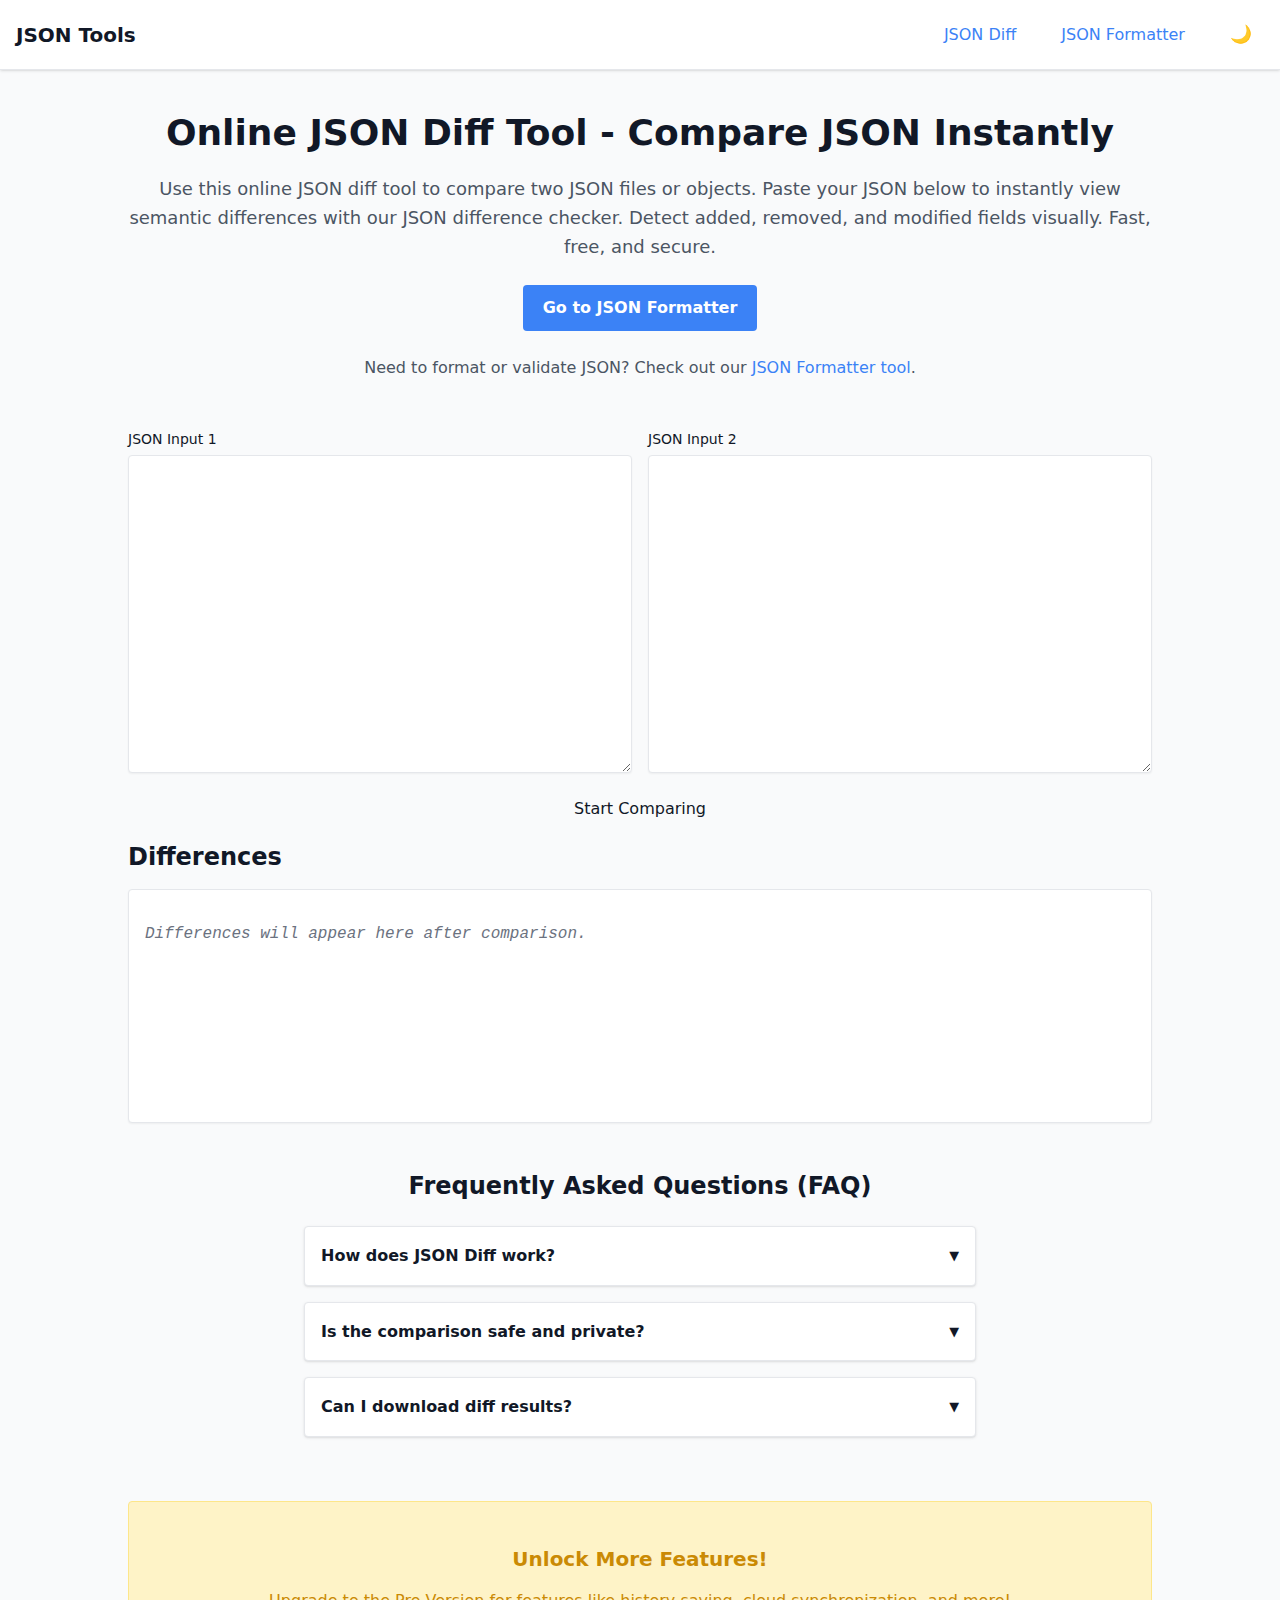
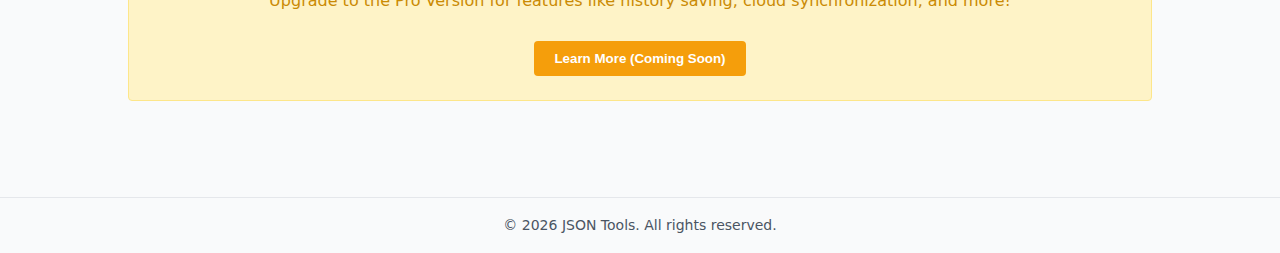
<file: index.html>
<!DOCTYPE html>

<html lang="en">
<head>
    <meta charset="UTF-8">
    <meta name="viewport" content="width=device-width, initial-scale=1.0">
    <meta name="description" content="Compare JSON online with our free JSON Diff tool. A fast and secure JSON difference checker for developers. Paste two JSON objects and see the differences instantly.">
    <meta name="theme-color" content="#ffffff">
    
    <!-- OpenGraph -->
    <meta property="og:title" content="JSON Diff - Compare JSON Online | Free & Fast JSON Compare Tool">
    <meta property="og:description" content="Compare JSON online with our free JSON Diff tool. A fast and secure JSON difference checker for developers. Paste two JSON objects and see the differences instantly.">
    <meta property="og:type" content="website">
    <meta property="og:url" content="https://json-diff.cc/"> 

    <!-- <meta property="og:image" content="YOUR_OG_IMAGE_URL_HERE"> --> <!-- Add OG image later -->

    <!-- Twitter Card -->
    <meta name="twitter:card" content="summary_large_image">
    <meta name="twitter:title" content="JSON Diff - Compare JSON Online | Free & Fast JSON Compare Tool">
    <meta name="twitter:description" content="Compare JSON online with our free JSON Diff tool. A fast and secure JSON difference checker for developers. Paste two JSON objects and see the differences instantly.">
    <!-- <meta name="twitter:image" content="YOUR_TWITTER_IMAGE_URL_HERE"> --> <!-- Add Twitter image later -->

    <title>JSON Diff - Compare JSON Online | Free & Fast JSON Compare Tool</title>
    
    <link rel="stylesheet" href="style.css">

   
    <!-- <link rel="icon" href="favicon.ico" type="image/x-icon"> -->

    <!-- Schema Markup -->
    <script type="application/ld+json">
    {
      "@context": "https://schema.org",
      "@type": "WebPage",
      "name": "JSON Diff - Compare JSON Online | Free & Fast JSON Compare Tool",
      "description": "Compare JSON online with our free JSON Diff tool. A fast and secure JSON difference checker for developers. Paste two JSON objects and see the differences instantly.",
      "url": "https://json-diff.cc/", 
      "mainEntity": {
        "@type": "SoftwareApplication",
        "name": "Online JSON Diff & Compare Tool",
        "applicationCategory": "DeveloperTool",
        "operatingSystem": "All",
        "offers": {
          "@type": "Offer",
          "price": "0",
          "priceCurrency": "USD"
        }
      }
    }
    </script>
     <script type="application/ld+json">
    {
      "@context": "https://schema.org",
      "@type": "FAQPage",
      "mainEntity": [
        {
          "@type": "Question",
          "name": "How does JSON Diff work?",
          "acceptedAnswer": {
            "@type": "Answer",
            "text": "The JSON Diff tool compares two JSON objects semantically. It identifies fields that have been added, removed, or modified between the two inputs and visually highlights these differences."
          }
        },
        {
          "@type": "Question",
          "name": "Is the comparison safe and private?",
          "acceptedAnswer": {
            "@type": "Answer",
            "text": "Yes, all processing happens directly in your browser using JavaScript. Your JSON data is never sent to any server, ensuring your data remains private and secure."
          }
        },
        {
            "@type": "Question",
            "name": "Can I download diff results?",
            "acceptedAnswer": {
              "@type": "Answer",
              "text": "Currently, the tool focuses on visual comparison within the browser. Downloading the diff results directly is not yet supported, but you can copy the highlighted differences."
            }
        }
      ]
    }
    </script>
</head>
<style>

</style>
<body> 
    <nav> 
        <div>JSON Tools</div> 
        <div>
            <a href="/">JSON Diff</a> 
            <a href="/formatter.html">JSON Formatter</a> 
            <button id="darkModeToggle">🌙/☀️</button> 
        </div>
    </nav>

    <main class="container"> 
        <section id="intro"> 
            <h1>Online JSON Diff Tool - Compare JSON Instantly</h1> 
            <p>Use this online JSON diff tool to compare two JSON files or objects. Paste your JSON below to instantly view semantic differences with our JSON difference checker. Detect added, removed, and modified fields visually. Fast, free, and secure.</p> 
             <div> 
                 <a href="/formatter.html" class="button button-primary"> 
                      Go to JSON Formatter
                 </a>
            </div>
            <p>Need to format or validate JSON? Check out our <a href="/formatter.html">JSON Formatter tool</a>.</p> 
        </section>

        <section id="diff-tool">
            <div class="diff-inputs"> 
                <div>
                    <label for="jsonInput1">JSON Input 1</label> 
                    <textarea id="jsonInput1" rows="15"></textarea> 
                </div>
                <div>
                    <label for="jsonInput2">JSON Input 2</label> 
                    <textarea id="jsonInput2" rows="15"></textarea> 
                </div>
            </div>
            <div class="diff-controls"
                 <button id="compareBtn" class="button button-success"> 
                    Start Comparing
                 </button>
            </div>
            <div>
                <h2>Differences</h2> 
                <div id="diffOutput"> 
                    <!-- Diff results will be displayed here -->
                     <p class="placeholder">Differences will appear here after comparison.</p>
                </div>
                 <button id="copyDiffBtn" class="button button-secondary hidden">Copy Diff</button> 
            </div>
        </section>

         <section id="faq"> 
            <h2>Frequently Asked Questions (FAQ)</h2> 
            <div class="faq-container"> <!-- Removed Tailwind classes, added custom class -->
                <details> 
                    <summary>How does JSON Diff work?</summary> 
                    <p>The JSON Diff tool compares two JSON objects semantically. It identifies fields that have been added, removed, or modified between the two inputs and visually highlights these differences.</p> 
                </details>
                <details> 
                    <summary>Is the comparison safe and private?</summary> 
                    <p>Yes, all processing happens directly in your browser using JavaScript. Your JSON data is never sent to any server, ensuring your data remains private and secure.</p> 
                </details>
                 <details> 
                    <summary>Can I download diff results?</summary> 
                    <p>Currently, the tool focuses on visual comparison within the browser. Downloading the diff results directly is not yet supported, but you can copy the highlighted differences.</p> 
                </details>
            </div>
        </section>

        <section id="monetization-placeholder" class="promo-box">
            <h3>Unlock More Features!</h3> 
            <p>Upgrade to the Pro Version for features like history saving, cloud synchronization, and more!</p>
            <button class="button button-warning">Learn More (Coming Soon)</button> 
        </section>
    </main>

    <footer> 
        © <span id="year"></span> JSON Tools. All rights reserved.
    </footer>

    <script src="script.js"></script>
</body>
</html>
</file>
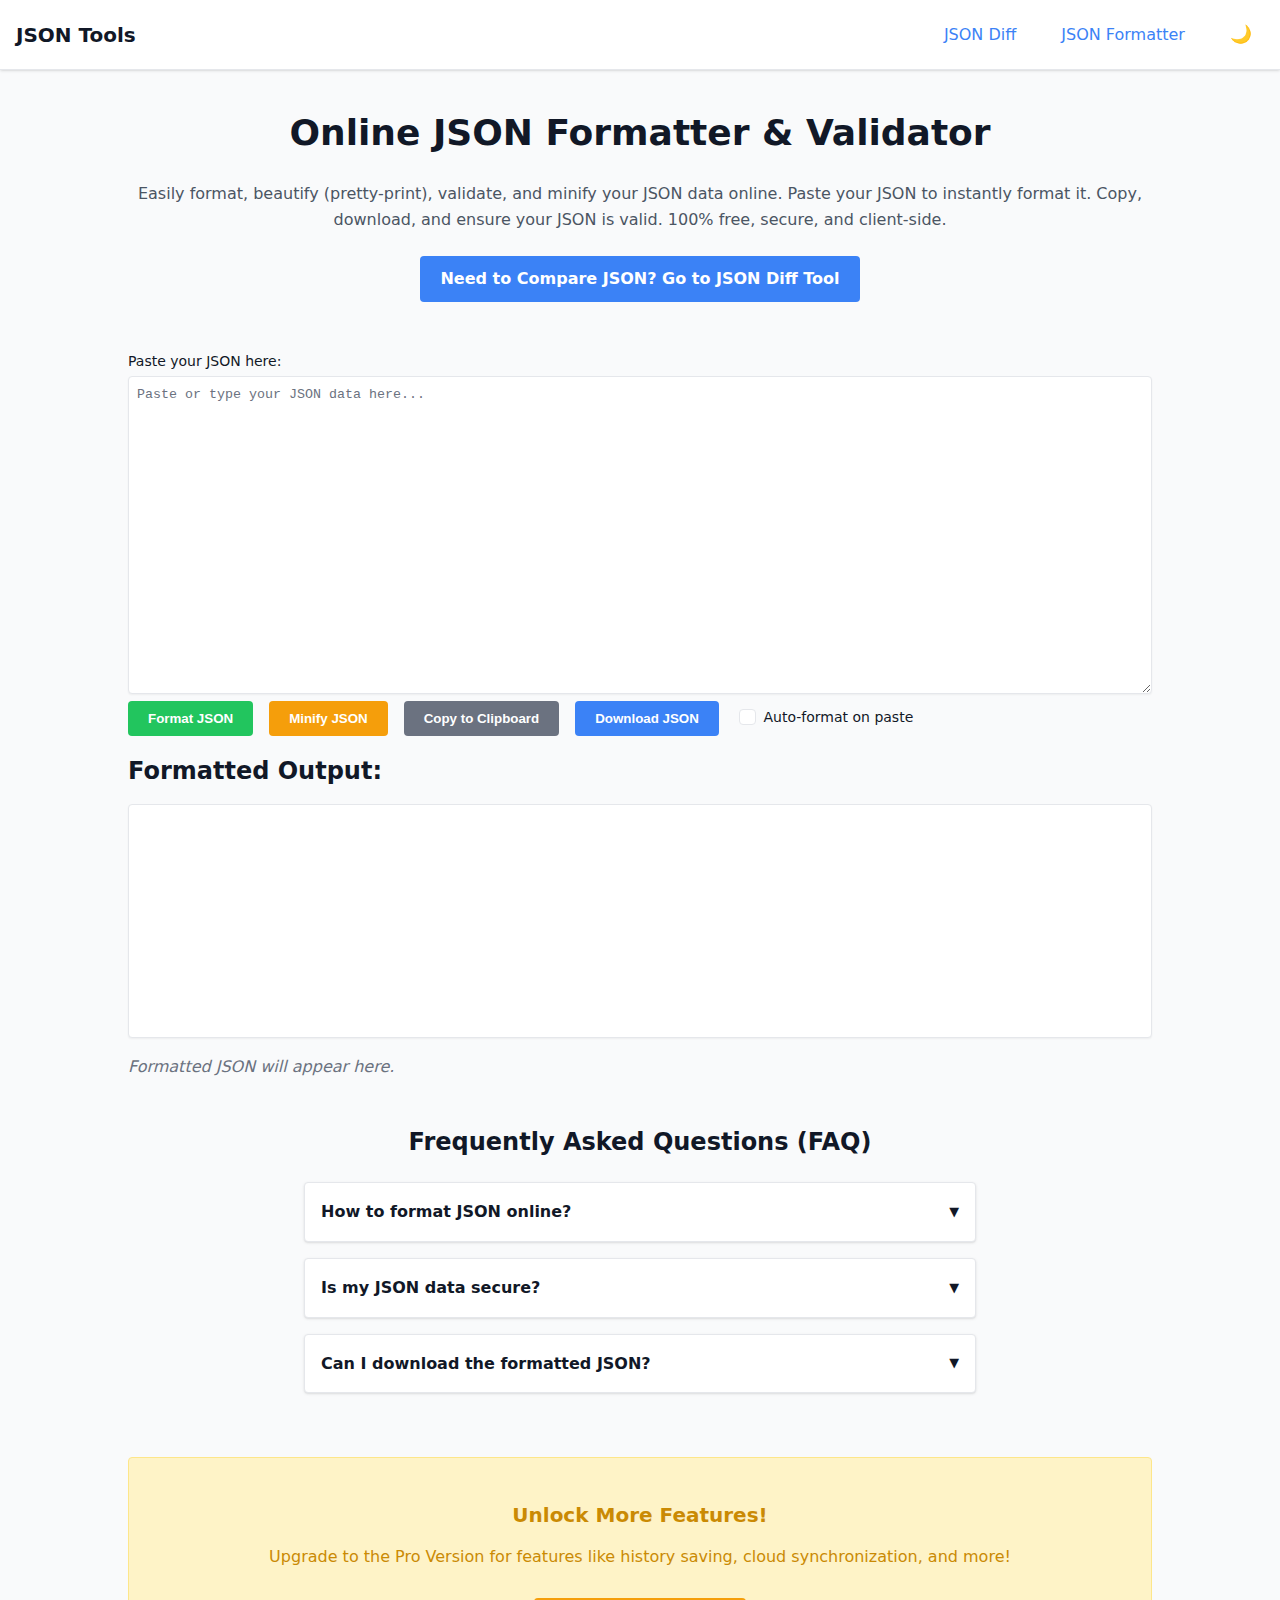
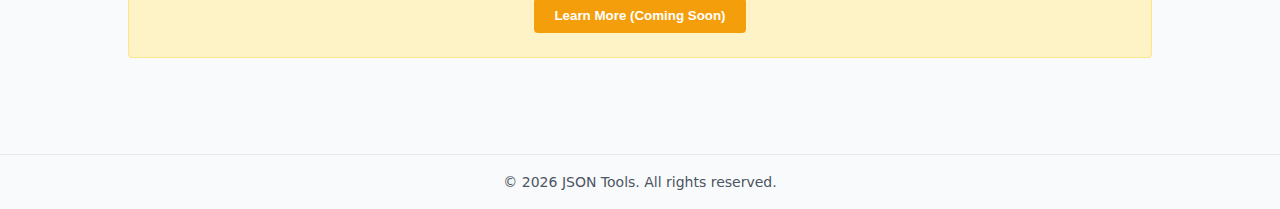
<file: formatter.html>
<!DOCTYPE html>
<html lang="en">
<head>
    <meta charset="UTF-8">
    <meta name="viewport" content="width=device-width, initial-scale=1.0">
    <meta name="description" content="Free online JSON Formatter, Validator, and Beautifier. Easily format, pretty-print, validate, and minify your JSON data. Secure, fast, and client-side processing.">
    <meta name="theme-color" content="#ffffff">
    <!-- OpenGraph -->
    <meta property="og:title" content="Online JSON Formatter & Validator - Beautify & Minify JSON">
    <meta property="og:description" content="Free online JSON Formatter, Validator, and Beautifier. Easily format, pretty-print, validate, and minify your JSON data. Secure, fast, and client-side processing.">
    <meta property="og:type" content="website">
    <meta property="og:url" content="https://json-diff.cc/"> 
    <!-- <meta property="og:image" content="YOUR_OG_IMAGE_URL_HERE"> --> <!-- Add OG image later -->
    <!-- Twitter Card -->
    <meta name="twitter:card" content="summary_large_image">
    <meta name="twitter:title" content="Online JSON Formatter & Validator - Beautify & Minify JSON">
    <meta name="twitter:description" content="Free online JSON Formatter, Validator, and Beautifier. Easily format, pretty-print, validate, and minify your JSON data. Secure, fast, and client-side processing.">
    <!-- <meta name="twitter:image" content="YOUR_TWITTER_IMAGE_URL_HERE"> --> <!-- Add Twitter image later -->

    <title>Online JSON Formatter & Validator - Beautify & Minify JSON</title>

    <link rel="stylesheet" href="style.css">
    <!-- Add favicon link later -->
    <!-- <link rel="icon" href="favicon.ico" type="image/x-icon"> -->

    <!-- Schema Markup -->
    <script type="application/ld+json">
    {
      "@context": "https://schema.org",
      "@type": "WebPage",
      "name": "Online JSON Formatter & Validator",
      "description": "Free online JSON Formatter, Validator, and Beautifier. Easily format, pretty-print, validate, and minify your JSON data. Secure, fast, and client-side processing.",
      "url": "https://json-diff.cc/formatter.html",
       "mainEntity": {
        "@type": "SoftwareApplication",
        "name": "JSON Formatter, Validator & Beautifier Tool",
        "applicationCategory": "DeveloperTool",
        "operatingSystem": "All",
        "offers": {
          "@type": "Offer",
          "price": "0",
          "priceCurrency": "USD"
        }
      }
    }
    </script>
    <script type="application/ld+json">
    {
      "@context": "https://schema.org",
      "@type": "FAQPage",
      "mainEntity": [
        {
          "@type": "Question",
          "name": "How to format JSON online?",
          "acceptedAnswer": {
            "@type": "Answer",
            "text": "Simply paste your raw JSON data into the input area. The tool will automatically validate and format it into a readable structure. You can then copy the formatted JSON or download it as a file."
          }
        },
        {
          "@type": "Question",
          "name": "Is my JSON data secure?",
          "acceptedAnswer": {
            "@type": "Answer",
            "text": "Yes, absolutely. All JSON processing is done entirely within your browser using JavaScript. Your data is never sent to our servers, ensuring complete privacy and security."
          }
        },
        {
          "@type": "Question",
          "name": "Can I download the formatted JSON?",
          "acceptedAnswer": {
            "@type": "Answer",
            "text": "Yes, after formatting your JSON, you can click the 'Download JSON' button to save the formatted data as a .json file directly to your computer."
          }
        }
      ]
    }
    </script>
</head>
<body> 
    <nav> 
        <div>JSON Tools</div> 
        <div>
          <a href="/">JSON Diff</a> 
          <a href="/formatter.html">JSON Formatter</a> 
          <button id="darkModeToggle">🌙/☀️</button> 
      </div>
    </nav>

    <main class="container"> 
        <section id="intro"> 
            <h1>Online JSON Formatter & Validator</h1> 
            <p>Easily format, beautify (pretty-print), validate, and minify your JSON data online. Paste your JSON to instantly format it. Copy, download, and ensure your JSON is valid. 100% free, secure, and client-side.</p> 
             <div> 
                 <a href="/" class="button button-primary"> 
                     Need to Compare JSON? Go to JSON Diff Tool
                 </a>
            </div>
        </section>

        <section id="formatter-tool">
            <div> 
                <label for="jsonInput">Paste your JSON here:</label> 
                <textarea id="jsonInput" rows="15" placeholder="Paste or type your JSON data here..."></textarea> 
                <div id="validationError" class="error-message hidden">Invalid JSON</div> 
            </div>

            <div class="formatter-controls"> 
                 <button id="formatBtn" class="button button-success"> 
                    Format JSON
                 </button>
                 <button id="minifyBtn" class="button button-warning"> 
                    Minify JSON
                 </button>
                 <button id="copyBtn" class="button button-secondary"> 
                    Copy to Clipboard
                 </button>
                 <button id="downloadBtn" class="button button-primary"> 
                    Download JSON
                 </button>
                 <label class="checkbox-label"> 
                    <input type="checkbox" id="autoFormat"> 
                    <span>Auto-format on paste</span> 
                </label>
            </div>

            <div>
                <h2>Formatted Output:</h2> 
                <pre id="jsonOutput"><code class="language-json"></code></pre> 
                 <p id="outputPlaceholder" class="placeholder">Formatted JSON will appear here.</p> 
            </div>
        </section>

         <section id="faq"> 
            <h2>Frequently Asked Questions (FAQ)</h2> 
            <div class="faq-container"> <!-- Removed Tailwind classes, added custom class -->
                <details> 
                    <summary>How to format JSON online?</summary> 
                    <p>Simply paste your raw JSON data into the input area. The tool will automatically validate and format it into a readable structure. You can then copy the formatted JSON or download it as a file.</p> 
                </details>
                <details> 
                    <summary>Is my JSON data secure?</summary> 
                    <p>Yes, absolutely. All JSON processing is done entirely within your browser using JavaScript. Your data is never sent to our servers, ensuring complete privacy and security.</p> 
                </details>
                 <details> 
                    <summary>Can I download the formatted JSON?</summary> 
                    <p>Yes, after formatting your JSON, you can click the 'Download JSON' button to save the formatted data as a .json file directly to your computer.</p> 
                </details>
            </div>
        </section>

        <section id="monetization-placeholder" class="promo-box"> 
            <h3>Unlock More Features!</h3> 
            <p>Upgrade to the Pro Version for features like history saving, cloud synchronization, and more!</p>
            <button class="button button-warning">Learn More (Coming Soon)</button> 
        </section>
    </main>

    <footer> 
        © <span id="year"></span> JSON Tools. All rights reserved.
    </footer>

    <script src="script.js"></script> <!-- Common script for dark mode, year, etc. -->
    <script src="formatter.js"></script> <!-- Formatter specific script -->
</body>
</html>
</file>
<file: style.css>
/* Global Variables (Optional but helpful for consistency) */
:root {
    --primary-color: #3b82f6; /* Blue 500 */
    --primary-hover-color: #2563eb; /* Blue 600 */
    --secondary-color: #6b7280; /* Gray 500 */
    --secondary-hover-color: #4b5563; /* Gray 600 */
    --success-color: #22c55e; /* Green 500 */
    --success-hover-color: #16a34a; /* Green 600 */
    --warning-color: #f59e0b; /* Yellow 500 */
    --warning-hover-color: #d97706; /* Yellow 600 */
    --error-color: #ef4444; /* Red 500 */

    --text-color-light: #111827; /* Gray 900 */
    --bg-color-light: #f9fafb; /* Gray 100 */
    --card-bg-light: #ffffff; /* White */
    --border-color-light: #e5e7eb; /* Gray 200 */
    --placeholder-color-light: #6b7280; /* Gray 500 */
    --muted-text-light: #4b5563; /* Gray 600 */

    --text-color-dark: #f3f4f6; /* Gray 100 */
    --bg-color-dark: #111827; /* Gray 900 */
    --card-bg-dark: #1f2937; /* Gray 800 */
    --border-color-dark: #4b5563; /* Gray 600 */
    --placeholder-color-dark: #9ca3af; /* Gray 400 */
    --muted-text-dark: #9ca3af; /* Gray 400 */

    --font-sans: ui-sans-serif, system-ui, sans-serif, 'Apple Color Emoji', 'Segoe UI Emoji', 'Segoe UI Symbol', 'Noto Color Emoji';
    --font-mono: ui-monospace, SFMono-Regular, Menlo, Monaco, Consolas, 'Liberation Mono', 'Courier New', monospace;

    --spacing-unit: 0.25rem; /* 4px */
    --border-radius: 0.25rem;
    --shadow-sm: 0 1px 2px 0 rgb(0 0 0 / 0.05);
    --shadow: 0 1px 3px 0 rgb(0 0 0 / 0.1), 0 1px 2px -1px rgb(0 0 0 / 0.1);
    --transition-speed: 0.2s;
}

/* Basic body styling */
body {
    font-family: var(--font-sans);
    margin: 0;
    padding: 0;
    background-color: var(--bg-color-light);
    color: var(--text-color-light);
    transition: background-color var(--transition-speed), color var(--transition-speed);
    line-height: 1.6;
}

html.dark body {
    background-color: var(--bg-color-dark);
    color: var(--text-color-dark);
}

/* Container */
.container {
    width: 90%;
    max-width: 1024px; /* Adjust as needed */
    margin: 0 auto;
    padding: calc(var(--spacing-unit) * 4); /* 16px */
}

/* Links */
a {
    color: var(--primary-color);
    text-decoration: none;
    transition: color var(--transition-speed);
}
a:hover {
    text-decoration: underline;
    color: var(--primary-hover-color);
}

html.dark a {
    color:white;
}
html.dark a:hover {
    color: #93c5fd; 
}


/* Headings */
h1, h2, h3 {
    margin-bottom: calc(var(--spacing-unit) * 4); /* 16px */
    font-weight: 700;
    line-height: 1.3;
}
h1 { font-size: 2.25rem; } /* ~text-4xl */
h2 { font-size: 1.5rem; } /* ~text-2xl */
h3 { font-size: 1.25rem; } /* ~text-xl */

/* Paragraphs */
p {
    margin-bottom: calc(var(--spacing-unit) * 4); /* 16px */
}

/* Navigation */
nav {
    background-color: var(--card-bg-light);
    padding: calc(var(--spacing-unit) * 4); /* 16px */
    box-shadow: var(--shadow);
    display: flex;
    justify-content: space-between;
    align-items: center;
    border-bottom: 1px solid var(--border-color-light);
}
html.dark nav {
    background-color: var(--card-bg-dark);
    border-bottom-color: var(--border-color-dark);
}
nav div:first-child {
    font-size: 1.25rem; /* ~text-xl */
    font-weight: 700;
}
nav div:last-child a,
nav div:last-child button {
    margin-left: calc(var(--spacing-unit) * 4); /* 16px */
    padding: calc(var(--spacing-unit) * 2) calc(var(--spacing-unit) * 3); /* 8px 12px */
    border-radius: var(--border-radius);
    text-decoration: none;
    transition: background-color var(--transition-speed);
}
nav div:last-child a:hover {
    background-color: #e5e7eb; /* Gray 200 */
    text-decoration: none;
}
html.dark nav div:last-child a:hover {
    background-color: #374151; /* Gray 700 */
}
nav #darkModeToggle {
    background: none;
    border: none;
    cursor: pointer;
    font-size: 1.1rem;
    color: var(--text-color-light);
}
html.dark nav #darkModeToggle {
    color: var(--text-color-dark);
}

/* Main Content Sections */
main {
    margin-top: calc(var(--spacing-unit) * 8); /* 32px */
}
section {
    margin-bottom: calc(var(--spacing-unit) * 12); /* 48px */
}
#intro {
    text-align: center;
}
#intro h1 {
    margin-bottom: calc(var(--spacing-unit) * 4); /* 16px */
}
#intro p {
    font-size: 1.125rem; /* ~text-lg */
    margin-bottom: calc(var(--spacing-unit) * 6); /* 24px */
    color: var(--muted-text-light);
}
html.dark #intro p {
    color: var(--muted-text-dark);
}
#intro div { /* Wrapper for button */
    margin-bottom: calc(var(--spacing-unit) * 6); /* 24px */
}
#intro p:last-of-type { /* Link to other tool */
    margin-top: calc(var(--spacing-unit) * 6); /* 24px */
    font-size: 1rem;
    color: var(--muted-text-light);
}
html.dark #intro p:last-of-type {
    color: var(--muted-text-dark);
}

/* Buttons */
.button {
    display: inline-block;
    padding: calc(var(--spacing-unit) * 2.5) calc(var(--spacing-unit) * 5); /* 10px 20px */
    border: none;
    border-radius: var(--border-radius);
    font-weight: 700;
    cursor: pointer;
    text-align: center;
    text-decoration: none;
    transition: background-color var(--transition-speed), color var(--transition-speed), box-shadow var(--transition-speed);
    color: #ffffff; /* Default text color for buttons */
}
.button:hover {
    text-decoration: none;
}
.button-primary { background-color: var(--primary-color); }
.button-primary:hover { background-color: var(--primary-hover-color); }
.button-secondary { background-color: var(--secondary-color); }
.button-secondary:hover { background-color: var(--secondary-hover-color); }
.button-success { background-color: var(--success-color); }
.button-success:hover { background-color: var(--success-hover-color); }
.button-warning { background-color: var(--warning-color); }
.button-warning:hover { background-color: var(--warning-hover-color); }

/* Forms & Inputs */
label {
    display: block;
    margin-bottom: calc(var(--spacing-unit) * 1); /* 4px */
    font-weight: 500; /* medium */
    font-size: 0.875rem; /* sm */
}
textarea, input[type="checkbox"] {
    transition: border-color var(--transition-speed), box-shadow var(--transition-speed), background-color var(--transition-speed);
}
textarea {
    width: 100%;
    padding: calc(var(--spacing-unit) * 2); /* 8px */
    border: 1px solid var(--border-color-light);
    border-radius: var(--border-radius);
    box-shadow: var(--shadow-sm);
    background-color: var(--card-bg-light);
    color: var(--text-color-light);
    font-family: var(--font-mono);
    line-height: 1.5;
    box-sizing: border-box; /* Include padding and border in element's total width and height */
}
html.dark textarea {
    background-color: #374151; /* Gray 700 */
    border-color: var(--border-color-dark);
    color: var(--text-color-dark);
}
textarea::placeholder {
    color: var(--placeholder-color-light);
    opacity: 1;
}
html.dark textarea::placeholder {
    color: var(--placeholder-color-dark);
}

/* Checkbox */
.checkbox-label {
    display: flex;
    align-items: center;
    cursor: pointer;
    font-size: 0.875rem; /* sm */
}
.checkbox-label input[type="checkbox"] {
    margin-right: calc(var(--spacing-unit) * 2); /* 8px */
    width: 1.25em; /* Adjust size */
    height: 1.25em;
    border: 1px solid var(--border-color-light);
    border-radius: var(--border-radius);
    appearance: none; /* Remove default */
    background-color: var(--card-bg-light);
    position: relative;
}
html.dark .checkbox-label input[type="checkbox"] {
    border-color: var(--border-color-dark);
    background-color: #374151; /* Gray 700 */
}
.checkbox-label input[type="checkbox"]:checked {
    background-color: var(--primary-color);
    border-color: var(--primary-color);
}
.checkbox-label input[type="checkbox"]:checked::after { /* Checkmark */
    content: '✔';
    position: absolute;
    color: white;
    top: 50%;
    left: 50%;
    transform: translate(-50%, -50%);
    font-size: 0.8em;
}

/* Diff Tool Specific */
.diff-inputs {
    display: grid;
    grid-template-columns: 1fr; /* Default stack */
    gap: calc(var(--spacing-unit) * 4); /* 16px */
    margin-bottom: calc(var(--spacing-unit) * 4); /* 16px */
}
@media (min-width: 768px) { /* md breakpoint */
    .diff-inputs {
        grid-template-columns: 1fr 1fr; /* Side-by-side on larger screens */
    }
}
.diff-controls {
    text-align: center;
    margin-bottom: calc(var(--spacing-unit) * 4); /* 16px */
}
#diffOutput, #jsonOutput {
    padding: calc(var(--spacing-unit) * 4); /* 16px */
    border: 1px solid var(--border-color-light);
    border-radius: var(--border-radius);
    background-color: var(--card-bg-light);
    box-shadow: var(--shadow-sm);
    min-height: 200px;
    overflow: auto;
    font-family: var(--font-mono);
}
html.dark #diffOutput, html.dark #jsonOutput {
    background-color: var(--card-bg-dark);
    border-color: var(--border-color-dark);
}
#diffOutput pre, #jsonOutput pre {
    white-space: pre-wrap;       /* Ensure long lines wrap */
    word-wrap: break-word;      /* Break words if necessary */
    margin: 0; /* Remove default pre margin */
}
#copyDiffBtn {
    margin-top: calc(var(--spacing-unit) * 2); /* 8px */
}

/* Formatter Tool Specific */
.formatter-controls {
    display: flex;
    flex-wrap: wrap;
    align-items: center;
    gap: calc(var(--spacing-unit) * 4); /* 16px */
    margin-bottom: calc(var(--spacing-unit) * 4); /* 16px */
}
#jsonOutput code {
    display: block; /* Ensure code block takes space */
}

/* Placeholder Text */
.placeholder {
    color: var(--placeholder-color-light);
    font-style: italic;
}
html.dark .placeholder {
    color: var(--placeholder-color-dark);
}

/* Error & Success Messages */
.error-message {
    color: var(--error-color);
    font-size: 0.875rem; /* sm */
    margin-top: calc(var(--spacing-unit) * 1); /* 4px */
}
html.dark .error-message {
     color: #fca5a5; /* Lighter red for dark mode */
}
.success-message {
    color: var(--success-color);
}
html.dark .success-message {
    color: #86efac; /* Lighter green for dark mode */
}

/* FAQ Section */
#faq h2 {
    text-align: center;
    margin-bottom: calc(var(--spacing-unit) * 6); /* 24px */
}
.faq-container {
    max-width: 42rem; /* ~max-w-2xl */
    margin: 0 auto;
}
.faq-container details {
    background-color: var(--card-bg-light);
    padding: calc(var(--spacing-unit) * 4); /* 16px */
    border-radius: var(--border-radius);
    box-shadow: var(--shadow);
    margin-bottom: calc(var(--spacing-unit) * 4); /* 16px */
    border: 1px solid var(--border-color-light);
}
html.dark .faq-container details {
    background-color: var(--card-bg-dark);
    border-color: var(--border-color-dark);
}
.faq-container summary {
    font-weight: 600; /* semibold */
    cursor: pointer;
    list-style: none; /* Remove default marker */
    position: relative;
    padding-right: 1.5em; /* Space for custom marker */
}
.faq-container summary::-webkit-details-marker { display: none; } /* Hide default marker */
.faq-container summary::after { /* Custom marker */
    content: '▼';
    position: absolute;
    right: 0;
    top: 50%;
    transform: translateY(-50%);
    font-size: 0.8em;
    transition: transform var(--transition-speed);
}
.faq-container details[open] summary::after {
    transform: translateY(-50%) rotate(180deg);
}
.faq-container details p {
    margin-top: calc(var(--spacing-unit) * 2); /* 8px */
    margin-bottom: 0; /* Remove bottom margin for last element */
    color: var(--muted-text-light);
}
html.dark .faq-container details p {
    color: var(--muted-text-dark);
}

/* Promo Box */
.promo-box {
    text-align: center;
    margin-top: calc(var(--spacing-unit) * 16); /* 64px */
    padding: calc(var(--spacing-unit) * 6); /* 24px */
    background-color: #fef3c7; /* Yellow 100 */
    color: #ca8a04; /* Darker yellow text */
    border-radius: var(--border-radius);
    border: 1px solid #fde68a; /* Yellow 300 */
}
html.dark .promo-box {
    background-color: #451a03; /* Yellow 800 adjusted */
    color: #fef3c7; /* Yellow 100 */
    border-color: #78350f; /* Yellow 600 adjusted */
}
.promo-box h3 {
    font-size: 1.25rem; /* xl */
    font-weight: 600; /* semibold */
    margin-bottom: calc(var(--spacing-unit) * 2); /* 8px */
}
.promo-box button {
    margin-top: calc(var(--spacing-unit) * 3); /* 12px */
}

/* Footer */
footer {
    text-align: center;
    padding: calc(var(--spacing-unit) * 4); /* 16px */
    margin-top: calc(var(--spacing-unit) * 8); /* 32px */
    color: var(--muted-text-light);
    font-size: 0.875rem; /* sm */
    border-top: 1px solid var(--border-color-light);
}
html.dark footer {
    color: var(--muted-text-dark);
    border-top-color: var(--border-color-dark);
}

/* Diff output styling */
.diff-added {
    padding: 0.2em 0.4em; /* Reduced padding */
    border-radius: 3px;
    background-color: rgba(0, 255, 0, 0.1); /* Light green background */
    color: #16a34a; /* Darker green text */
    display: block; /* Ensure it takes full width */
    margin-bottom: 0.2em; /* Add small space between lines */
}
html.dark .diff-added {
    background-color: rgba(16, 185, 129, 0.3); /* Dark mode green background */
    color: #a7f3d0; /* Lighter green text for dark mode */
}

.diff-removed { /* Added style for removed */
    padding: 0.2em 0.4em;
    border-radius: 3px;
    background-color: rgba(255, 0, 0, 0.1); /* Light red background */
    color: #dc2626; /* Darker red text */
    display: block;
    margin-bottom: 0.2em;
    text-decoration: line-through; /* Indicate removal */
}
html.dark .diff-removed {
    background-color: rgba(220, 38, 38, 0.3); /* Dark mode red background */
    color: #fca5a5; /* Lighter red text */
}

.diff-changed {
    padding: 0.2em 0.4em;
    border-radius: 3px;
    background-color: rgba(255, 165, 0, 0.1); /* Light orange background */
    color: #ea580c; /* Darker orange text */
    display: block;
    margin-bottom: 0.2em;
}
html.dark .diff-changed {
     background-color: rgba(249, 115, 22, 0.3); /* Dark mode orange background */
     color: #fed7aa; /* Lighter orange text */
}
/* Styling for changed lines in displayDiff */
.diff-changed span { display: block; } /* Ensure From/To are on new lines */
.diff-changed span:first-of-type { color: var(--error-color); } /* Red for 'From' */
.diff-changed span:last-of-type { color: var(--success-color); } /* Green for 'To' */
html.dark .diff-changed span:first-of-type { color: #fca5a5; }
html.dark .diff-changed span:last-of-type { color: #a7f3d0; }


/* Improve focus rings for accessibility */
textarea:focus, button:focus, input:focus, a:focus, details summary:focus {
    outline: 2px solid transparent;
    outline-offset: 2px;
    box-shadow: 0 0 0 3px rgba(59, 130, 246, 0.5); /* Tailwind's focus:ring-blue-500 equivalent */
}
html.dark textarea:focus, html.dark button:focus, html.dark input:focus, html.dark a:focus, html.dark details summary:focus {
     box-shadow: 0 0 0 3px rgba(96, 165, 250, 0.6); /* Slightly adjusted for dark mode */
}

/* Utility Classes */
.hidden {
    display: none !important; /* Ensure it overrides other display properties */
}
.block { display: block; }
.mt-2 { margin-top: calc(var(--spacing-unit) * 2); } /* 8px */
.mb-1 { margin-bottom: calc(var(--spacing-unit) * 1); } /* 4px */
</file>
